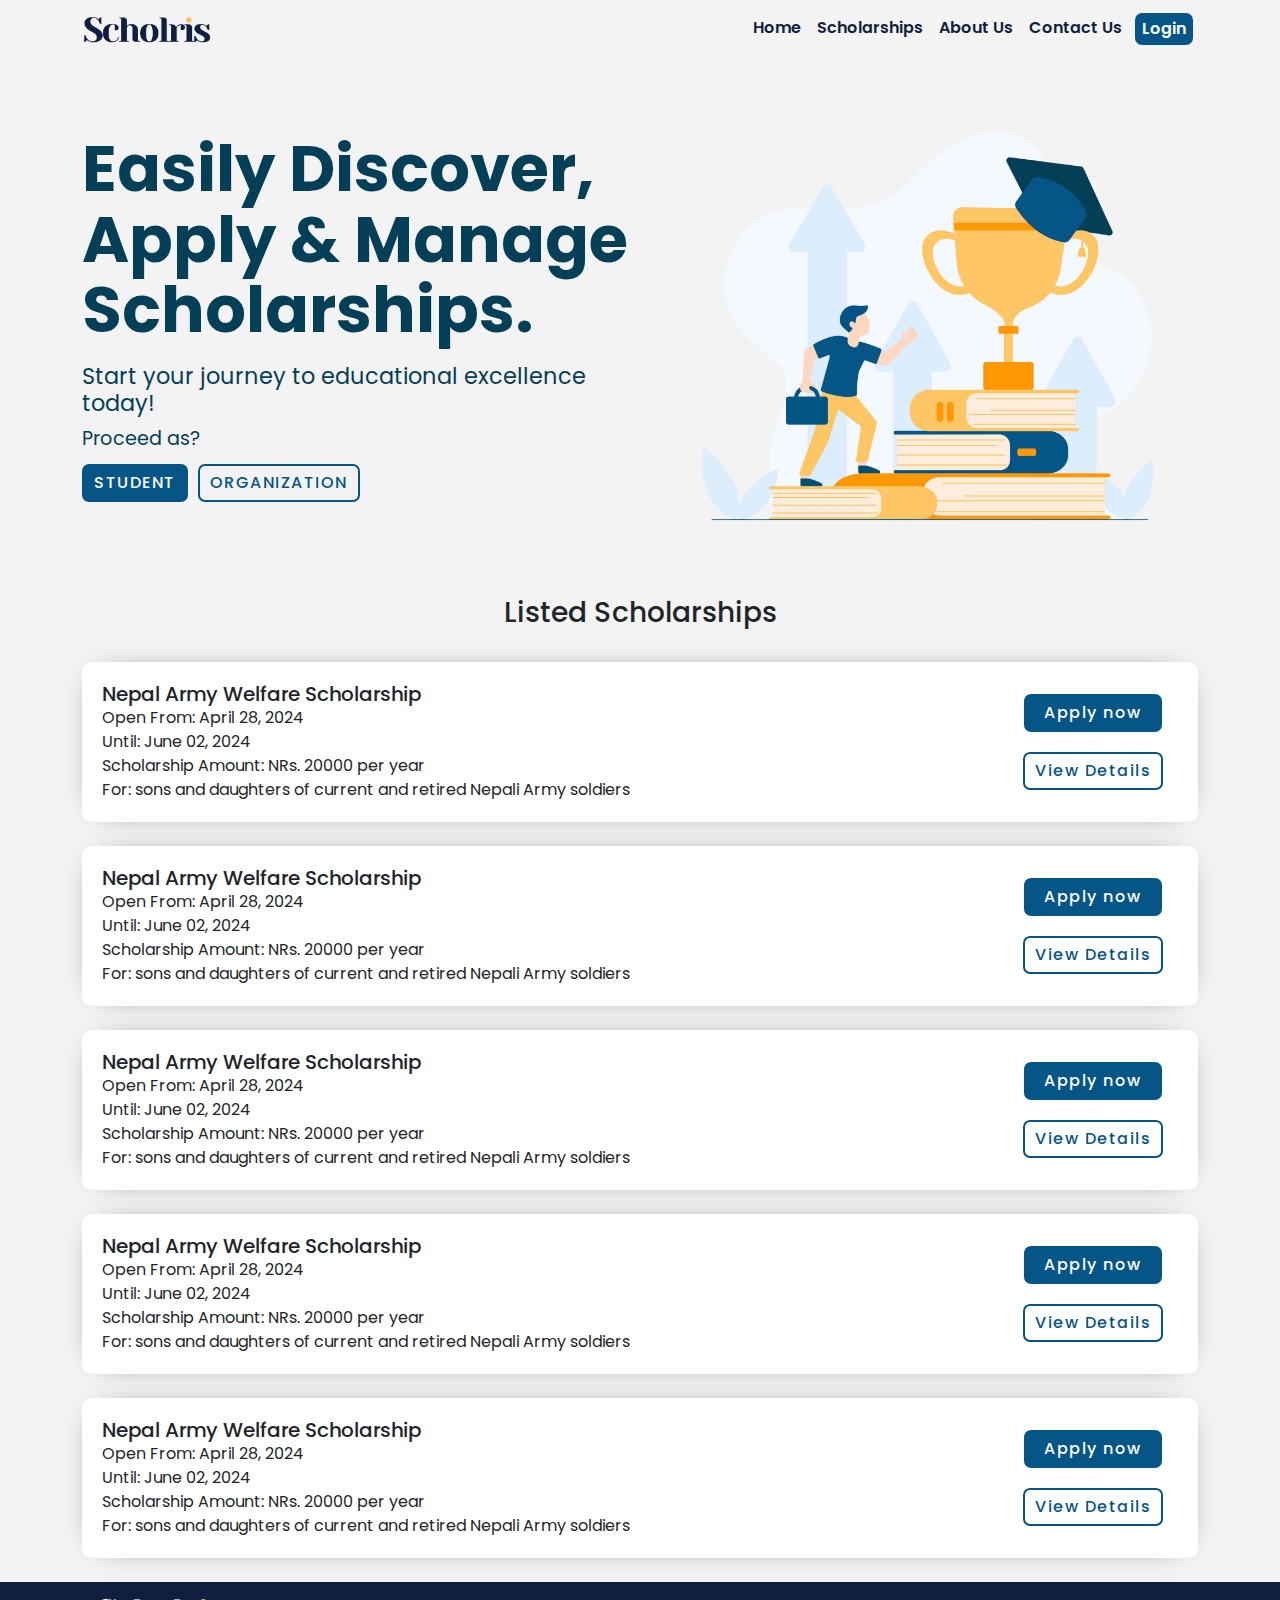
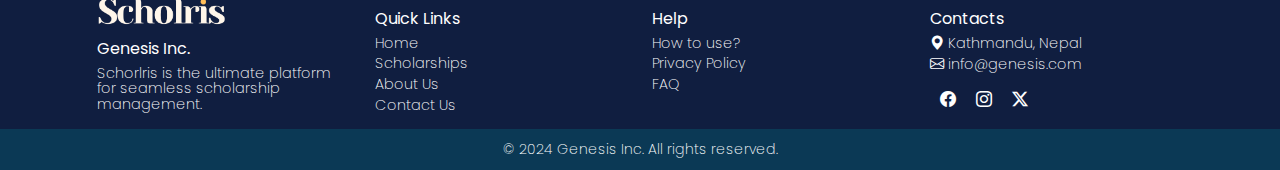
<file: index.html>
<!DOCTYPE html>
<html lang="en">

<head>
  <meta charset="UTF-8" />
  <meta name="viewport" content="width=device-width, initial-scale=1.0" />
  <link rel="shortcut icon" href="Images/favicon.svg" type="image/x-icon" />
  <link rel="stylesheet" href="Stylesheets/variables.css" />
  <link rel="stylesheet" href="Stylesheets/style.css" />
  <link rel="stylesheet" href="Stylesheets/custom-classes.css" />
  <link rel="stylesheet" href="Stylesheets/bootstrap.min.css" />
  <title>Scholris - EduAidBuddy</title>
</head>

<body style="background-color: #f3f3f3;">
  <!-- navbar starts -->
  <nav class="navbar navbar-expand-lg fixed-top">
    <div class="container">
      <a class="navbar-brand" href="/">
        <img src="Images/scholris-dark.png" class="navbar-logo" alt="Scholris" height="30" width="130" />
      </a>
      <button class="navbar-toggler" type="button" data-bs-toggle="collapse" data-bs-target="#navbarSupportedContent"
        aria-controls="navbarSupportedContent" aria-expanded="false" aria-label="Toggle navigation">
        <span class="navbar-toggler-icon"></span>
      </button>

      <div class="collapse navbar-collapse" id="navbarSupportedContent">
        <ul class="navbar-nav ms-auto">
          <li class="nav-item"><a href="#" class="nav-link">Home</a></li>
          <li class="nav-item">
            <a href="#scholarships" class="nav-link">Scholarships</a>
          </li>
          <li class="nav-item"><a href="Pages/aboutus.html" class="nav-link">About Us</a></li>
          <li class="nav-item">
            <a href="Pages/contactus.html" class="nav-link">Contact Us</a>
          </li>
          <li class="nav-item">
            <a href="Pages/login.html" class="nav-link navbar-btn">Login</a>
          </li>
        </ul>
      </div>
    </div>
  </nav>
  <!-- navbar ends -->
  <!-- hero section starts -->
  <section class="container hero-section">
    <div class="row">
      <div class="col-sm-12 col-md-6 hero-text-left">
        <h2 class="hero-text-left-up">
          Easily Discover, Apply & Manage Scholarships.
        </h2>
        <h2 class="hero-text-left-down">
          Start your journey to educational excellence today!
        </h2>
        <div class="text-over-buttons">Proceed as?</div>
        <div class="hero-buttons">
          <a href="Pages/std_signup.html" class="primary-btn-filled"> Student </a>
          <a href="Pages/org_signup.html" class="primary-btn-skeleton"> Organization </a>
        </div>
      </div>
      <div class="col-sm-12 col-md-6">
        <img src="/Images/hero-img.png" class="img-fluid" alt="hero-img" />
      </div>
    </div>
  </section>
  <!-- hero section ends  -->
  <!-- scholarship listings starts -->
  <section class="container" id="scholarships">
    <h3 class="d-flex justify-content-center align-items-center listed-scholarships">
      Listed Scholarships
    </h3>

    <div class="home-scholarship-listings">
      <div class="scholarship-card">
        <div class="row">
          <div class="col-lg-10 card-left">
            <h5 class="card-header">Nepal Army Welfare Scholarship</h5>
            <div class="card-content">Open From: April 28, 2024</div>
            <div class="card-content">Until: June 02, 2024</div>
            <div class="card-content">
              Scholarship Amount: NRs. 20000 per year
            </div>
            <div class="card-content">
              For: sons and daughters of current and retired Nepali Army
              soldiers
            </div>
          </div>
          <div class="col-lg-2 card-right">
            <a href="#" class="card-btn-filled">Apply now</a>
            <a href="#" class="card-btn-skeleton">View Details</a>
          </div>
        </div>
      </div>

      <div class="scholarship-card">
        <div class="row">
          <div class="col-lg-10 card-left">
            <h5 class="card-header">Nepal Army Welfare Scholarship</h5>
            <div class="card-content">Open From: April 28, 2024</div>
            <div class="card-content">Until: June 02, 2024</div>
            <div class="card-content">
              Scholarship Amount: NRs. 20000 per year
            </div>
            <div class="card-content">
              For: sons and daughters of current and retired Nepali Army
              soldiers
            </div>
          </div>
          <div class="col-lg-2 card-right">
            <a href="#" class="card-btn-filled">Apply now</a>
            <a href="#" class="card-btn-skeleton">View Details</a>
          </div>
        </div>
      </div>
      <div class="scholarship-card">
        <div class="row">
          <div class="col-lg-10 card-left">
            <h5 class="card-header">Nepal Army Welfare Scholarship</h5>
            <div class="card-content">Open From: April 28, 2024</div>
            <div class="card-content">Until: June 02, 2024</div>
            <div class="card-content">
              Scholarship Amount: NRs. 20000 per year
            </div>
            <div class="card-content">
              For: sons and daughters of current and retired Nepali Army
              soldiers
            </div>
          </div>
          <div class="col-lg-2 card-right">
            <a href="#" class="card-btn-filled">Apply now</a>
            <a href="#" class="card-btn-skeleton">View Details</a>
          </div>
        </div>
      </div>
      <div class="scholarship-card">
        <div class="row">
          <div class="col-lg-10 card-left">
            <h5 class="card-header">Nepal Army Welfare Scholarship</h5>
            <div class="card-content">Open From: April 28, 2024</div>
            <div class="card-content">Until: June 02, 2024</div>
            <div class="card-content">
              Scholarship Amount: NRs. 20000 per year
            </div>
            <div class="card-content">
              For: sons and daughters of current and retired Nepali Army
              soldiers
            </div>
          </div>
          <div class="col-lg-2 card-right">
            <a href="#" class="card-btn-filled">Apply now</a>
            <a href="#" class="card-btn-skeleton">View Details</a>
          </div>
        </div>
      </div>
      <div class="scholarship-card">
        <div class="row">
          <div class="col-lg-10 card-left">
            <h5 class="card-header">Nepal Army Welfare Scholarship</h5>
            <div class="card-content">Open From: April 28, 2024</div>
            <div class="card-content">Until: June 02, 2024</div>
            <div class="card-content">
              Scholarship Amount: NRs. 20000 per year
            </div>
            <div class="card-content">
              For: sons and daughters of current and retired Nepali Army
              soldiers
            </div>
          </div>
          <div class="col-lg-2 card-right">
            <a href="#" class="card-btn-filled">Apply now</a>
            <a href="#" class="card-btn-skeleton">View Details</a>
          </div>
        </div>
      </div>
    </div>
  </section>
  <!-- scholarship listings ends -->

  <!-- footer starts -->
  <footer class="cc-footer">
    <div class="container">
      <div class="footer-wrapper">
        <div class="row">
          <div class="col-sm-12 col-md-3 footer-section">
            <img src="Images/scholris-light.png" class="navbar-logo" alt="Scholris" height="30" width="130" />
            <div class="footer-head">Genesis Inc.</div>
            <div class="footer-body">
              Schorlris is the ultimate platform for seamless scholarship
              management.
            </div>
          </div>
          <div class="col-sm-12 col-md-3">
            <div class="footer-head">Quick Links</div>
            <div class="footer-body"><a href="index.html">Home</a></div>
            <div class="footer-body"><a href="#scholarships">Scholarships</a></div>
            <div class="footer-body"><a href="Pages/aboutus.html">About Us</a></div>
            <div class="footer-body"><a href="Pages/contactus.html">Contact Us</a></div>
          </div>
          <div class="col-sm-12 col-md-3">
            <div class="footer-head">Help</div>
            <div class="footer-body"><a href="#">How to use?</a></div>
            <div class="footer-body"><a href="#">Privacy Policy</a></div>
            <div class="footer-body"><a href="#">FAQ</a></div>
          </div>
          <div class="col-sm-12 col-md-3">
            <div class="footer-head">Contacts</div>
            <div class="footer-body"><a href="#" style="text-wrap: nowrap;"><i class="bi bi-geo-alt-fill"></i>
                Kathmandu, Nepal</a></div>
            <div class="footer-body"><a href="#"><i class="bi bi-envelope"></i> info@genesis.com</a></div>

            <div class="footer-socials">
              <div class="footer-social-icon">
                <a href="#"><i class="bi bi-facebook"></i></a>
              </div>
              <div class="footer-social-icon">
                <a href="#"><i class="bi bi-instagram"></i></i></a>
              </div>
              <div class="footer-social-icon">
                <a href="#"><i class="bi bi-twitter-x"></i></a>
              </div>
            </div>
          </div>
        </div>
      </div>
    </div>
  </footer>
  <div class="footer-bottom">
    &copy; 2024 Genesis Inc. All rights reserved.
  </div>
  <!-- footer ends -->
</body>
<script src="Scripts/navbar.js"></script>
<script src="https://cdn.jsdelivr.net/npm/bootstrap@5.3.3/dist/js/bootstrap.bundle.min.js"
  integrity="sha384-YvpcrYf0tY3lHB60NNkmXc5s9fDVZLESaAA55NDzOxhy9GkcIdslK1eN7N6jIeHz" crossorigin="anonymous"></script>

</html>
</file>
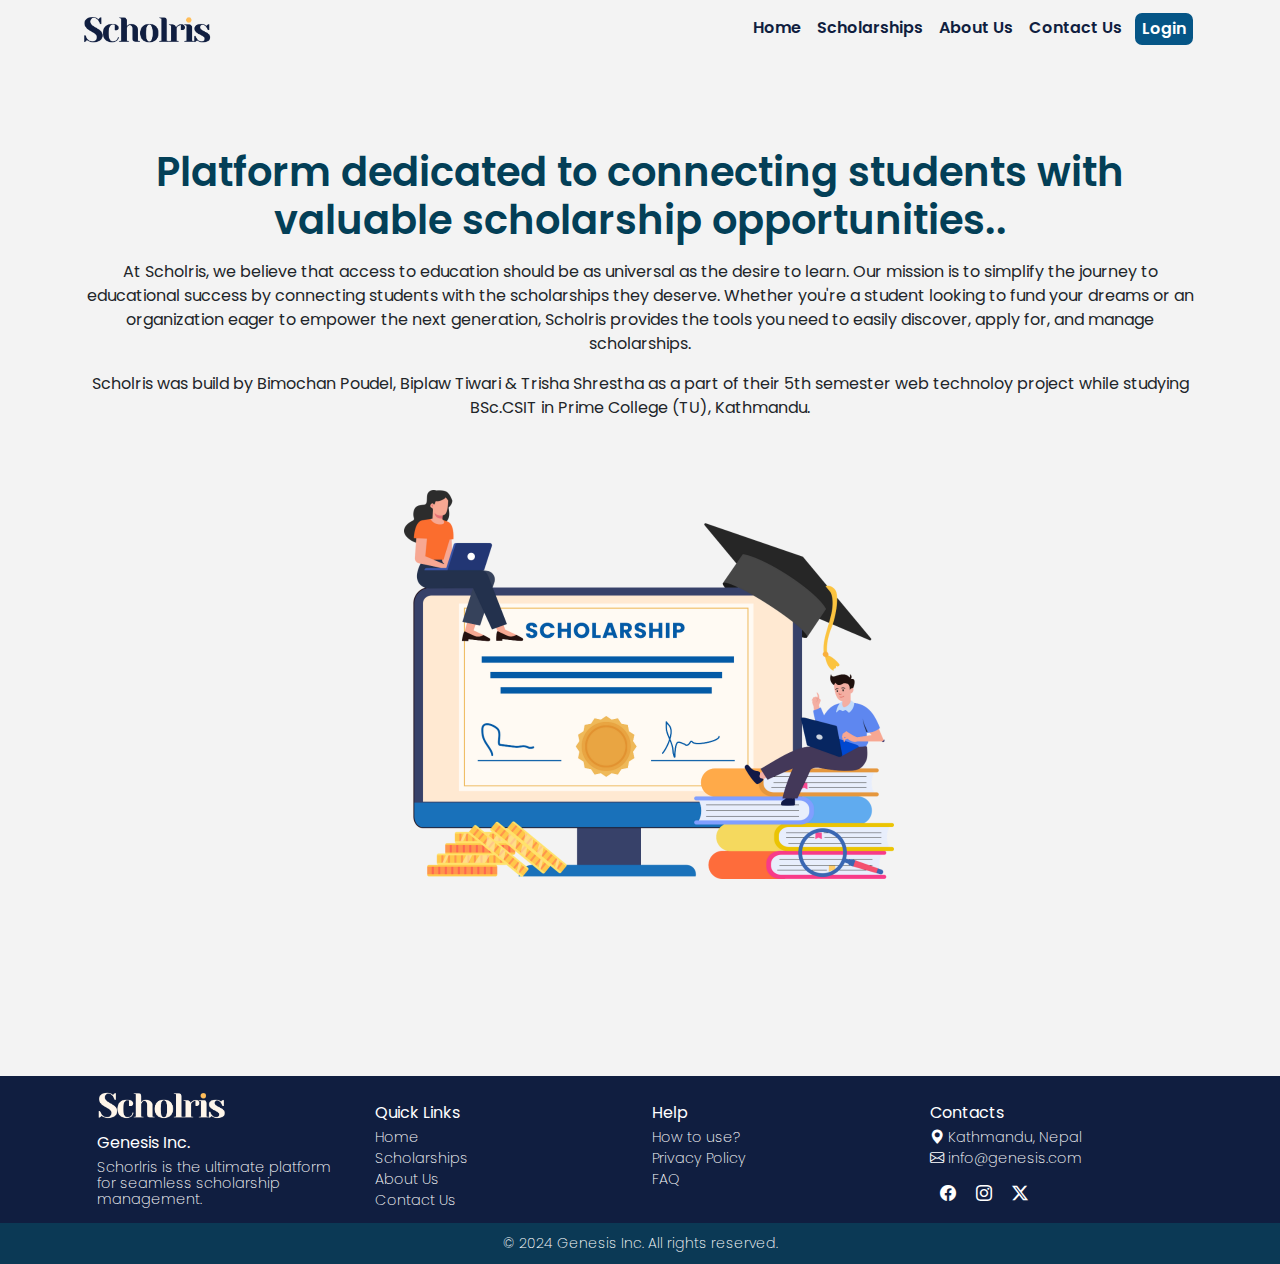
<file: Pages/aboutus.html>
<!DOCTYPE html>
<html lang="en">

<head>
  <meta charset="UTF-8" />
  <meta name="viewport" content="width=device-width, initial-scale=1.0" />
  <link rel="shortcut icon" href="../Images/favicon.svg" type="image/x-icon" />
  <link rel="stylesheet" href="../Stylesheets/variables.css" />
  <link rel="stylesheet" href="../Stylesheets/style.css" />
  <link rel="stylesheet" href="../Stylesheets/custom-classes.css" />
  <link rel="stylesheet" href="../Stylesheets/bootstrap.min.css" />
  <link rel="stylesheet" href="../Stylesheets/aboutus.css" />
  <title>Scholris - EduAidBuddy</title>
</head>

<body style="background-color: #f3f3f3; display: flex; flex-direction: column; min-height: 100vh;">
  <!-- navbar starts -->
  <nav class="navbar navbar-expand-lg fixed-top">
    <div class="container">
      <a class="navbar-brand" href="/">
        <img src="../Images/scholris-dark.png" class="navbar-logo" alt="Scholris" height="30" width="130" />
      </a>
      <button class="navbar-toggler" type="button" data-bs-toggle="collapse" data-bs-target="#navbarSupportedContent"
        aria-controls="navbarSupportedContent" aria-expanded="false" aria-label="Toggle navigation">
        <span class="navbar-toggler-icon"></span>
      </button>

      <div class="collapse navbar-collapse" id="navbarSupportedContent">
        <ul class="navbar-nav ms-auto">
          <li class="nav-item"><a href="../index.html" class="nav-link">Home</a></li>
          <li class="nav-item">
            <a href="../index.html" class="nav-link">Scholarships</a>
          </li>
          <li class="nav-item"><a href="#" class="nav-link">About Us</a></li>
          <li class="nav-item">
            <a href="contactus.html" class="nav-link">Contact Us</a>
          </li>
          <li class="nav-item">
            <a href="login.html" class="nav-link navbar-btn">Login</a>
          </li>
        </ul>
      </div>
    </div>
  </nav>
  <!-- navbar ends -->

  <!-- hero section starts -->
  <section class="container about-us-wrapper mt-5">
    <div class="d-flex justify-content-center align-items-center flex-column">
      <p class="about-us-main-text">
        Platform dedicated to connecting students with valuable scholarship opportunities..
      </p>
      <p class="about-us-sub-text">
        At Scholris, we believe that access to education should be as universal as the desire to learn. Our mission is
        to simplify the journey to educational success by connecting students with the scholarships they deserve.
        Whether you're a student looking to fund your dreams or an organization eager to empower the next generation,
        Scholris provides the tools you need to easily discover, apply for, and manage scholarships.
      </p>
      <p class="about-us-sub-text">
        Scholris was build by Bimochan Poudel, Biplaw Tiwari & Trisha Shrestha as a part of their 5th semester web technoloy project while studying 
        BSc.CSIT in Prime College (TU), Kathmandu.
      </p>
      <div class="d-flex justify-content-center align-items-center">
        <img src="../Images/6.png" class="img-fluid about-us-img" alt="About us image">
      </div>
    </div>
  </section>
  <!-- hero section ends -->

  <!-- footer starts -->
  <footer class="cc-footer mt-auto">
    <div class="container">
      <div class="footer-wrapper">
        <div class="row">
          <div class="col-sm-12 col-md-3 footer-section">
            <img src="../Images/scholris-light.png" class="navbar-logo" alt="Scholris" height="30" width="130" />
            <div class="footer-head">Genesis Inc.</div>
            <div class="footer-body">
              Schorlris is the ultimate platform for seamless scholarship
              management.
            </div>
          </div>
          <div class="col-sm-12 col-md-3">
            <div class="footer-head">Quick Links</div>
            <div class="footer-body"><a href="../index.html">Home</a></div>
            <div class="footer-body"><a href="../index.html">Scholarships</a></div>
            <div class="footer-body"><a href="aboutus.html">About Us</a></div>
            <div class="footer-body"><a href="contactus.html">Contact Us</a></div>
          </div>
          <div class="col-sm-12 col-md-3">
            <div class="footer-head">Help</div>
            <div class="footer-body"><a href="#">How to use?</a></div>
            <div class="footer-body"><a href="#">Privacy Policy</a></div>
            <div class="footer-body"><a href="#">FAQ</a></div>
          </div>
          <div class="col-sm-12 col-md-3">
            <div class="footer-head">Contacts</div>
            <div class="footer-body"><a href="#"><i class="bi bi-geo-alt-fill"></i>
                Kathmandu, Nepal</a></div>
            <div class="footer-body"><a href="#"><i class="bi bi-envelope"></i> info@genesis.com</a></div>
            <div class="footer-socials">
              <div class="footer-social-icon">
                <a href="#"><i class="bi bi-facebook"></i></a>
              </div>
              <div class="footer-social-icon">
                <a href="#"><i class="bi bi-instagram"></i></a>
              </div>
              <div class="footer-social-icon">
                <a href="#"><i class="bi bi-twitter-x"></i></a>
              </div>
            </div>
          </div>
        </div>
      </div>
    </div>
  </footer>
  <div class="footer-bottom">
    &copy; 2024 Genesis Inc. All rights reserved.
  </div>
  <!-- footer ends -->
</body>
<script src="../Scripts/bootstrap.bundle.min.js"></script>
<script src="../Scripts/navbar.js"></script>
<!-- <script src="https://cdn.jsdelivr.net/npm/bootstrap@5.3.3/dist/js/bootstrap.bundle.min.js"
  integrity="sha384-YvpcrYf0tY3lHB60NNkmXc5s9fDVZLESaAA55NDzOxhy9GkcIdslK1eN7N6jIeHz" crossorigin="anonymous"></script> -->

</html>
</file>
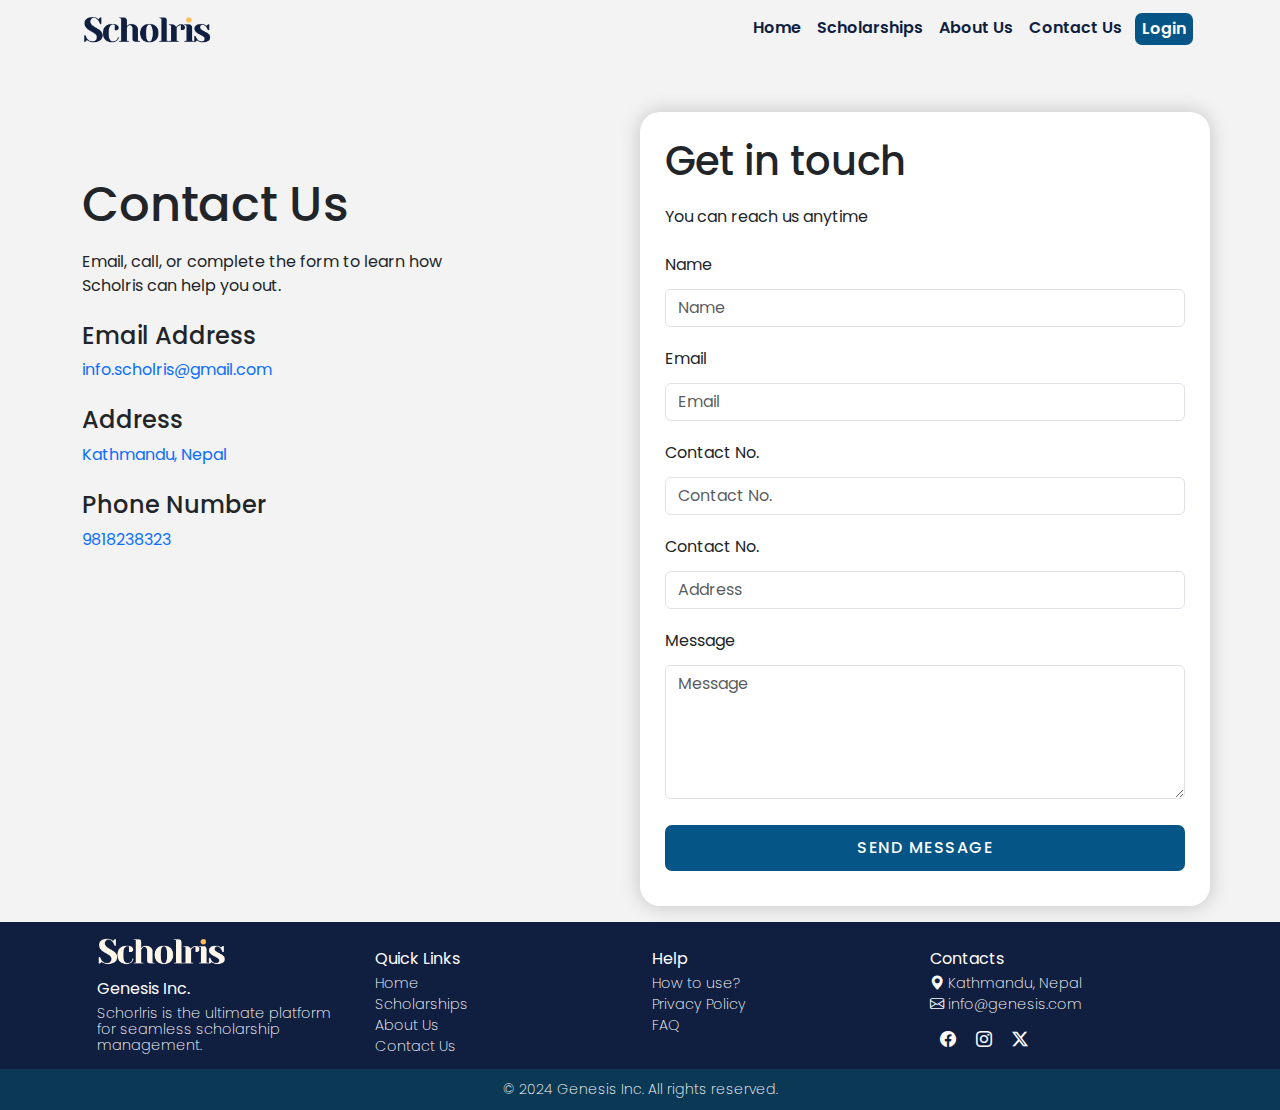
<file: Pages/contactus.html>
<!DOCTYPE html>
<html lang="en">

<head>
  <meta charset="UTF-8">
  <meta name="viewport" content="width=device-width, initial-scale=1.0">
  <link rel="shortcut icon" href="../Images/favicon.svg" type="image/x-icon" />
  <link rel="stylesheet" href="../Stylesheets/variables.css" />
  <link rel="stylesheet" href="../Stylesheets/style.css" />
  <link rel="stylesheet" href="../Stylesheets/custom-classes.css" />
  <link rel="stylesheet" href="../Stylesheets/bootstrap.min.css" />
  <link rel="stylesheet" href="../Stylesheets/contactus.css" />
  <title>Contact Us</title>
</head>

<body style="background-color: #f3f3f3;">
  <!--navbar starts-->
  <nav class="navbar navbar-expand-lg fixed-top">
    <div class="container">
      <a class="navbar-brand" href="/">
        <img src="../Images/scholris-dark.png" class="navbar-logo" alt="Scholris" height="30" width="130" />
      </a>
      <button class="navbar-toggler" type="button" data-bs-toggle="collapse" data-bs-target="#navbarSupportedContent"
        aria-controls="navbarSupportedContent" aria-expanded="false" aria-label="Toggle navigation">
        <span class="navbar-toggler-icon"></span>
      </button>

      <div class="collapse navbar-collapse" id="navbarSupportedContent">
        <ul class="navbar-nav ms-auto">
          <li class="nav-item"><a href="../index.html" class="nav-link">Home</a></li>
          <li class="nav-item">
            <a href="../index.html" class="nav-link">Scholarships</a>
          </li>
          <li class="nav-item"><a href="aboutus.html" class="nav-link">About Us</a></li>
          <li class="nav-item">
            <a href="#" class="nav-link">Contact Us</a>
          </li>
          <li class="nav-item">
            <a href="login.html" class="nav-link navbar-btn">Login</a>
          </li>
        </ul>
      </div>
    </div>
  </nav>
  <!--navbar ends-->

  <div class="container mt-5 pt-5">
    <!--row starts-->
    <div class="row">
      <!--left column-->
      <div class="col-12 col-md-6 left-column">
        <h1 class="left-column-text-top">Contact Us</h1>
        <p class="left-column-after-heading mt-3">Email, call, or complete the form to learn how<br>
          Scholris can help you out.</p>
        <div class="contact-info">
          <h4 class="contact-details">Email Address</h4>
          <a href="mailto:info.scholris@gmail.com" class="text-decoration-none">info.scholris@gmail.com</a>
          <h4 class="contact-details">Address</h4>
          <a href="https://maps.app.goo.gl/Ximihfc8gaPmtmCV7" class="text-decoration-none">Kathmandu, Nepal</a>
          <h4 class="contact-details">Phone Number</h4>
          <a href="tel:9779818238323" class="text-decoration-none">9818238323</a>
        </div>
      </div>
      <!--left column ends-->

      <!--right column-->
      <div class="col-12 col-md-6 right-column">
        <div class="right-column-text">
          <h1 class="right-column-top">Get in touch</h1>
          <p class="right-column-after-heading mb-3 mt-3">You can reach us anytime</p>
          <form>
            <div class="mb-3">
              <label for="name" class="form-label">Name</label>
              <input type="text" class="form-control" id="name" name="name" placeholder="Name" required />
            </div>
            <div class="mb-3">
              <label for="email" class="form-label">Email</label>
              <input type="email" class="form-control" id="email" name="email" placeholder="Email" required />
            </div>
            <div class="mb-3">
              <label for="contact" class="form-label">Contact No.</label>
              <input type="text" class="form-control" id="contact" name="contact" placeholder="Contact No." required />
            </div>
            <div class="mb-3">
              <label for="contact" class="form-label">Contact No.</label>
              <input type="text" class="form-control" id="address" name="address" placeholder="Address" required />
            </div>
            <div class="mb-3">
              <label for="message" class="form-label">Message</label>
              <textarea class="form-control" id="message" name="message" placeholder="Message" rows="5"
                required></textarea>
            </div>
            <div class="text-center">
              <button type="submit" class="primary-btn-filled w-100">Send Message</button>
            </div>
          </form>
        </div>
      </div>
      <!--right column ends-->
    </div>
    <!--row ends-->
  </div>
  <!-- footer starts -->
  <footer class="cc-footer">
    <div class="container">
      <div class="footer-wrapper">
        <div class="row">
          <div class="col-sm-12 col-md-3 footer-section">
            <img src="../Images/scholris-light.png" class="navbar-logo" alt="Scholris" height="30" width="130" />
            <div class="footer-head">Genesis Inc.</div>
            <div class="footer-body">
              Schorlris is the ultimate platform for seamless scholarship
              management.
            </div>
          </div>
          <div class="col-sm-12 col-md-3">
            <div class="footer-head">Quick Links</div>
            <div class="footer-body"><a href="../index.html">Home</a></div>
            <div class="footer-body"><a href="../index.html">Scholarships</a></div>
            <div class="footer-body"><a href="aboutus.html">About Us</a></div>
            <div class="footer-body"><a href="contactus.html">Contact Us</a></div>
          </div>
          <div class="col-sm-12 col-md-3">
            <div class="footer-head">Help</div>
            <div class="footer-body"><a href="#">How to use?</a></div>
            <div class="footer-body"><a href="#">Privacy Policy</a></div>
            <div class="footer-body"><a href="#">FAQ</a></div>
          </div>
          <div class="col-sm-12 col-md-3">
            <div class="footer-head">Contacts</div>
            <div class="footer-body"><a href="#" style="text-wrap: nowrap;"><i class="bi bi-geo-alt-fill"></i>
                Kathmandu, Nepal</a></div>
            <div class="footer-body"><a href="#"><i class="bi bi-envelope"></i> info@genesis.com</a></div>

            <div class="footer-socials">
              <div class="footer-social-icon">
                <a href="#"><i class="bi bi-facebook"></i></a>
              </div>
              <div class="footer-social-icon">
                <a href="#"><i class="bi bi-instagram"></i></i></a>
              </div>
              <div class="footer-social-icon">
                <a href="#"><i class="bi bi-twitter-x"></i></a>
              </div>
            </div>
          </div>
        </div>
      </div>
    </div>
  </footer>
  <div class="footer-bottom">
    &copy; 2024 Genesis Inc. All rights reserved.
  </div>
  <!-- footer ends -->
  <script src="../Scripts/bootstrap.bundle.min.js"></script>
</body>
<script src="../Scripts/navbar.js"></script>

</html>
</file>
<file: Stylesheets/variables.css>
@import url("https://fonts.googleapis.com/css2?family=Poppins:ital,wght@0,100;0,200;0,300;0,400;0,500;0,600;0,700;0,800;0,900;1,100;1,200;1,300;1,400;1,500;1,600;1,700;1,800;1,900&display=swap");

@import url("https://cdn.jsdelivr.net/npm/bootstrap-icons@1.11.3/font/bootstrap-icons.min.css");
/* Custom classes */

/* Variables */

body {
  /* Color Palatte */
  --primary-color: #101e40;
  --primary-text-color: #033f57;
  --primary-btn-color: #055586;
  --primary-btn-hover-color: #0570b1;
  --listings-bg-color: #fff;

  /* Custom Fonts */

  .poppins-regular {
    font-family: "Poppins", sans-serif;
    font-weight: 400;
    font-style: normal;
  }

  .poppins-medium {
    font-family: "Poppins", sans-serif;
    font-weight: 500;
    font-style: normal;
  }

  .poppins-semibold {
    font-family: "Poppins", sans-serif;
    font-weight: 600;
    font-style: normal;
  }

  .poppins-bold {
    font-family: "Poppins", sans-serif;
    font-weight: 700;
    font-style: normal;
  }
}
</file>
<file: Stylesheets/custom-classes.css>
/* this file containes the css classes that aare used multiple times in the website */

/* hero buttons  */
.primary-btn-filled {
  border: 2px solid var(--primary-btn-color);
  background-color: var(--primary-btn-color);
  color: #fff;
  text-decoration: none;
  padding: 5px 10px;
  margin: 10px 10px 10px 0;
  border-radius: 7px;
  letter-spacing: 1.5px;
  text-transform: uppercase;
  font-weight: 500;
}

.primary-btn-filled:hover {
  background-color: var(--primary-btn-hover-color);
  border: 2px solid var(--primary-btn-hover-color);
}

.primary-btn-skeleton {
  border: 2px solid var(--primary-btn-color);
  background-color: transparent;
  color: var(--primary-btn-color);
  text-decoration: none;
  padding: 5px 10px;
  margin: 10px 10px 10px 0;
  border-radius: 7px;
  letter-spacing: 1.5px;
  text-transform: uppercase;
  font-weight: 500;
}

.primary-btn-skeleton:hover {
  border: 2px solid transparent;
  background-color: var(--primary-btn-hover-color);
  color: #fff;
}

/* card buttons */

.card-btn-filled {
  border: 2px solid var(--primary-btn-color);
  background-color: var(--primary-btn-color);
  color: #fff;
  text-decoration: none;
  padding: 5px 10px 5px 18px;
  margin: 10px 10px 10px 0;
  border-radius: 7px;
  letter-spacing: 1.5px;
  /* text-transform: uppercase; */
  font-weight: 500;
  min-width: 138px;
}

.card-btn-filled:hover {
  background-color: var(--primary-btn-hover-color);
  border: 2px solid var(--primary-btn-hover-color);
}

.card-btn-skeleton {
  border: 2px solid var(--primary-btn-color);
  background-color: transparent;
  color: var(--primary-btn-color);
  text-decoration: none;
  padding: 5px 10px;
  margin: 10px 10px 10px 0;
  border-radius: 7px;
  letter-spacing: 1.5px;
  /* text-transform: uppercase; */
  font-weight: 500;
  min-width: 138px;
}

.card-btn-skeleton:hover {
  border: 2px solid transparent;
  background-color: var(--primary-btn-hover-color);
  color: #fff;
}

/* navbar btn */

.navbar-btn {
  display: flex !important;
  justify-content: center !important;
  align-items: center !important;
  border: 2px solid var(--primary-btn-color) !important;
  background-color: var(--primary-btn-color) !important;
  color: #fff !important;
  text-decoration: none;
  padding: 2px 5px !important;
  margin: 5px !important;
  border-radius: 7px;
}

@media (max-width: 992px) {
  .card-btn-filled {
    margin: 15px 0 0 0;
  }
  .card-btn-skeleton {
    margin: 15px 0 0 0;
  }
}
</file>
<file: Stylesheets/aboutus.css>
.about-us-main-text {
  margin-top: 100px;
  font-size: 2.5rem;
  color: var(--primary-text-color);
  font-weight: 600;
  line-height: 1.2;
  text-align: center;
}

.about-us-sub-text {
  font-size: 1rem;
  text-align: center;
}

.about-us-img {
  width: 50%;
  height: auto;
}

.about-us-wrapper {
  text-decoration: none;
}

/* Responsive Styles */
@media (max-width: 992px) {
  .about-us-main-text {
    font-size: 2rem;
  }
}

@media (min-width: 992px) {
  .about-us-wrapper {
    margin-bottom: 150px;
  }
}

@media (min-width: 768px) {
  .about-us-wrapper {
    margin-bottom: 100px;
  }
}

@media (max-width: 576px) {
  .about-us-main-text {
    font-size: 1.75rem;
  }

  .about-us-img {
    width: 75%;
  }
}
</file>
<file: Stylesheets/contactus.css>
.left-column-text-top {
  font-size: 3rem;
  margin-top: 5rem;
  /* text-align: center; */
}

.right-column {
  margin: 1rem 0;
  padding: 25px;
  border-radius: 20px;
  background-color: #fff;
  box-shadow: 0 0 20px rgba(0, 0, 0, 0.2);
  line-height: 2;
}

.contact-details {
  margin-top: 1.5rem;
}

/* Responsive Styles */
@media (max-width: 768px) {
  .left-column-text-top {
    font-size: 2.5rem;
    margin-top: 2rem;
    text-align: center;
  }

  .left-column-after-heading {
    text-align: center;
  }

  .right-column {
    padding: 20px;
    /* Increased padding */
  }

  .contact-info {
    text-align: center;
  }

  .contact-details,
  .contact-info a {
    display: block;
    margin-bottom: 10px;
  }

  .form-control {
    font-size: 14px;
    padding: 10px 15px;
    /* Increased padding inside the form controls */
  }
}

@media (max-width: 576px) {
  .left-column-text-top {
    font-size: 2rem;
    margin-top: 1rem;
  }

  .right-column {
    padding: 20px;
    /* Increased padding */
  }

  .primary-btn-filled {
    padding: 10px;
    font-size: 14px;
  }

  .form-control {
    padding: 12px 18px;
    /* Further increased padding for smaller screens */
  }
}

/* Bootstrap Overrides */
.form-control:focus,
.form-select:focus,
.form-check-input:focus {
  box-shadow: none !important;
}

.form-check-input:checked {
  background-color: var(--primary-text-color) !important;
  border-color: var(--primary-text-color) !important;
}
</file>
<file: Stylesheets/style.css>
/* Initialization */

* {
  margin: 0;
  padding: 0;
  font-family: "Poppins", sans-serif;
}

/* Navbar CSS */

.navbar {
  /* overwriting bootstrap */
  background-color: #f3f3f3 !important;
}

.navbar-toggler-icon {
  background-image: url("data:image/svg+xml,%3csvg xmlns='http://www.w3.org/2000/svg' viewBox='0 0 30 30'%3e%3cpath stroke='rgba%2815, 28, 56, 1%29' stroke-linecap='round' stroke-miterlimit='10' stroke-width='2' d='M4 7h22M4 15h22M4 23h22'/%3e%3c/svg%3e") !important;
}

.navbar-toggler {
  border: none !important;
}

.nav-link {
  /* overwriting bootstrap */
  color: var(--primary-color) !important;
  font-weight: 600 !important;
}

.navbar-toggler:focus,
.navbar-toggler:active,
.navbar-toggler-icon:focus {
    /* overwriting bs css */
    outline: none !important;
    box-shadow: none !important;
}

.navbar-scroll {
  /*background: linear-gradient(45deg, var(--body--background--navbar--left--col), var(--body--background--navbar--right--col));*/
  background: #f3f3f3;
  box-shadow: 0 0 30px -20px #041220;
  transition: all 0.5s ease;
}


/* Hero - Section CSS */
.hero-section {
  text-decoration: none;
}

.hero-text-left {
  display: flex;
  justify-content: center;
  flex-direction: column;
  color: var(--primary-text-color);
}

.hero-text-left-up {
  font-size: 4.5rem;
  font-weight: 700;
  line-height: 1.1;
}

.hero-text-left-down {
  margin-top: 10px;
  font-size: 1.4rem;
  font-weight: 400;
}

.hero-buttons {
  display: flex;
  justify-content: flex-start;
  align-items: center;
}

.text-over-buttons {
  font-size: 1.2rem;
}


/* css for buttons are there in custom-classes.css */

/* scholarship listings */

.home-scholarship-listings {
  display: flex;
  justify-content: center;
  align-items: center;
  flex-direction: column;
  margin-bottom: 1.5rem;
}

.scholarship-card {
  width: 100%;
  background-color: var(--listings-bg-color);
  border-radius: 10px;
  padding: 20px;
  margin-top: 1.5rem;
  box-shadow: 0 0 30px -20px #041220;
}

.card-right {
  display: flex;
  justify-content: center;
  align-items: center;
  flex-direction: column;
}

.card-header{
 font-size: 20px;
}

.card-content{
  font-size: 16px;
}

/* Footer Styles */
.cc-footer {
  background-color: var(--primary-color);
  color: #fff;
}

.footer-wrapper {
  padding: 15px;
}

.footer-head {
  font-weight: 400;
  margin-top: 10px;
}

.footer-body {
  font-size: 0.9rem;
  margin-top: 5px;
  line-height: 1.1;
  font-weight: 200;
}

.footer-body a {
  text-decoration: none;
  color: #fff;
}

.footer-socials {
  display: flex;
  margin-top: 15px;
}

.footer-social-icon a {
  text-decoration: none;
  color: #fff;
  margin: 0 10px;
}

.footer-bottom {
  background-color: #0b3955;
  color: #fff;
  display: flex;
  justify-content: center;
  font-size: 14px;
  font-weight: 200;
  padding: 10px 0;
}

/* media queries */
@media (max-width: 1400px) {

  .hero-section {
    margin-top: 50px;
  }

  .hero-text-left-up {
    font-size: 4rem;
  }
}

@media (max-width: 1200px) {

  .hero-section {
    margin-top: 50px;
  }

  .hero-text-left-up {
    font-size: 3.5rem;
  }
}

@media (max-width: 992px) {
  .navbar {
    /* overwriting bootstrap */
    background: #f3f3f3;
    box-shadow: 0 0 30px -20px #041220;
  }
  
  .hero-section {
    margin-top: 100px;
  }

  .hero-text-left-up {
    font-size: 2.5rem;
  }

  .hero-text-left-down{
   font-size: 1.05rem;
  }

  .text-over-buttons {
    font-size: 0.9rem;
  }

  .listed-scholarships {
    margin-top: 15px;
  }
}

@media (max-width: 768px) {
  .hero-section {
    margin-top: 100px;
  }

  .hero-text-left-up {
    font-size: 2.2rem;
  }

  .card-header{
    font-size: 18px;
   }
   
   .card-content{
     font-size: 16px;
   }

   /* .card-right{
    gap: 1px;
   } */
}

@media (max-width: 576px) {
  .hero-section {
    margin-top: 100px;
  }

  .hero-text-left-up {
    font-size: 2.5rem;
  }
}
</file>
